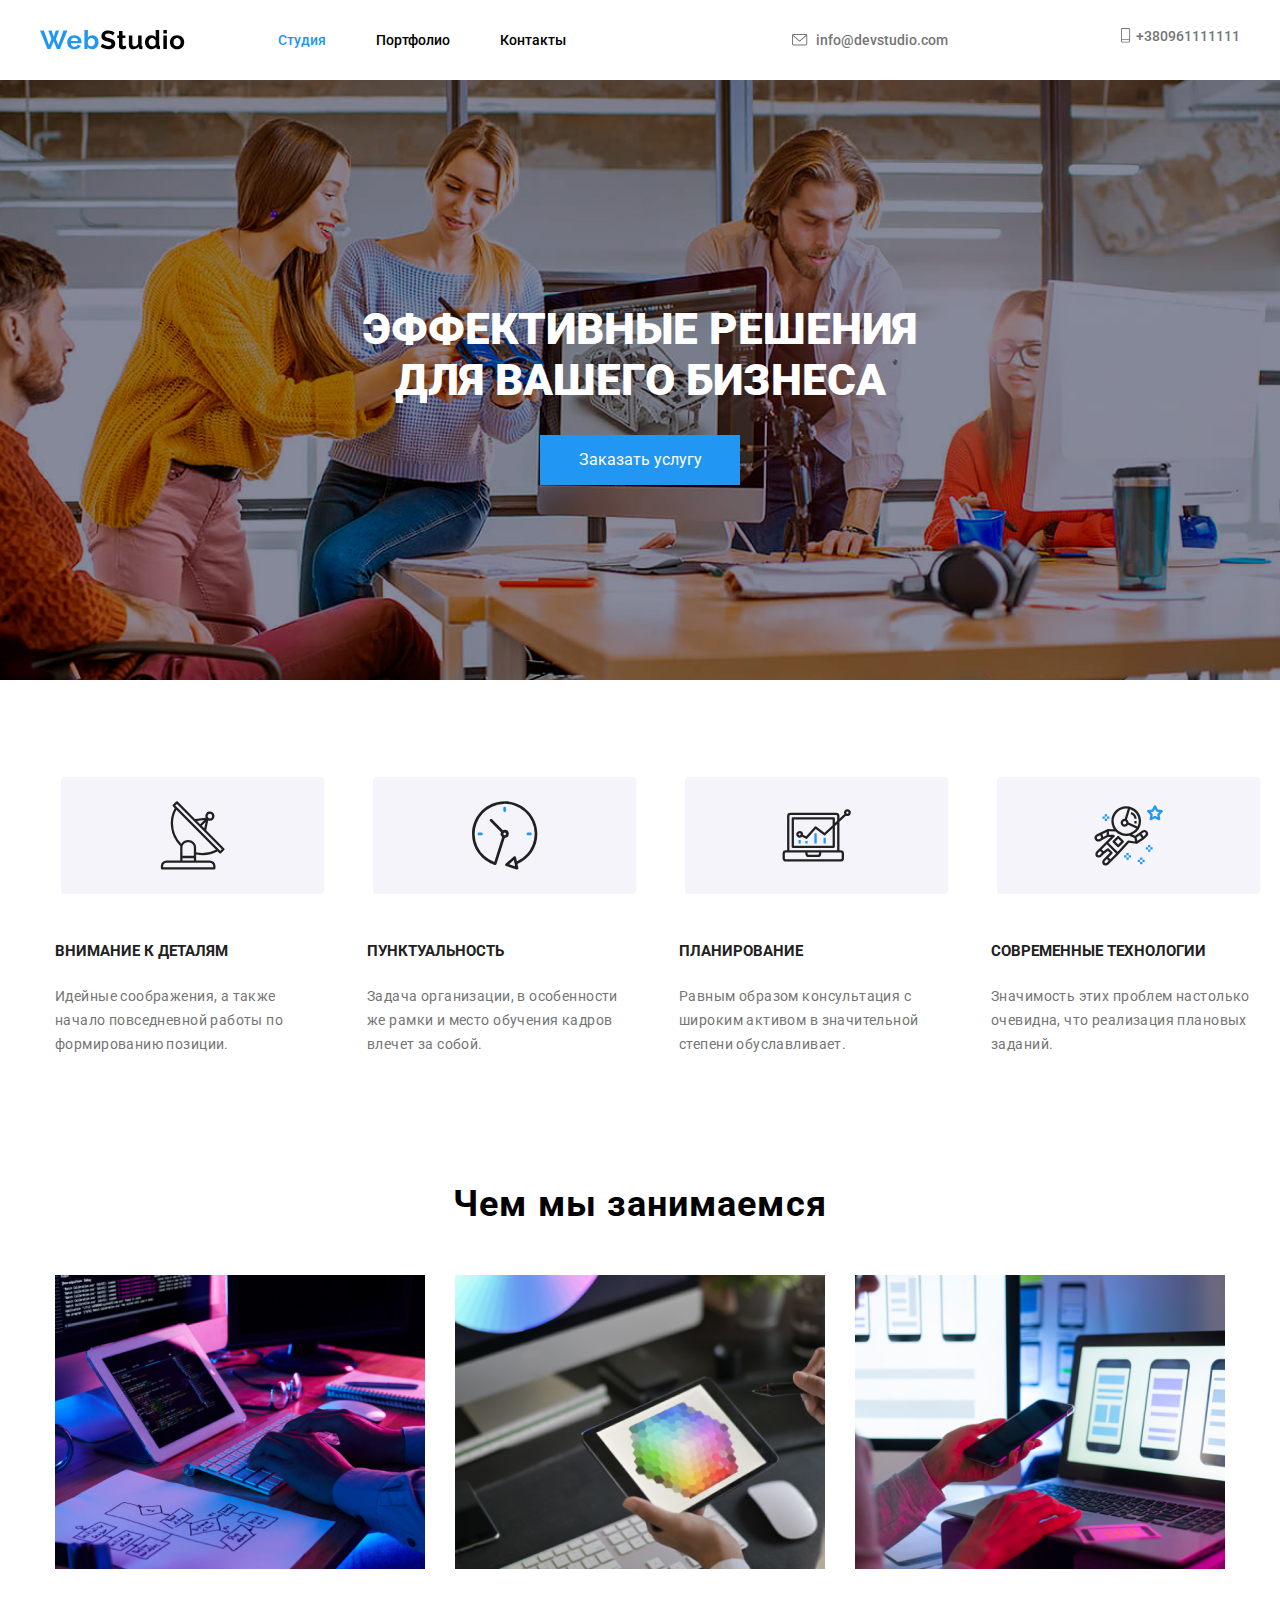
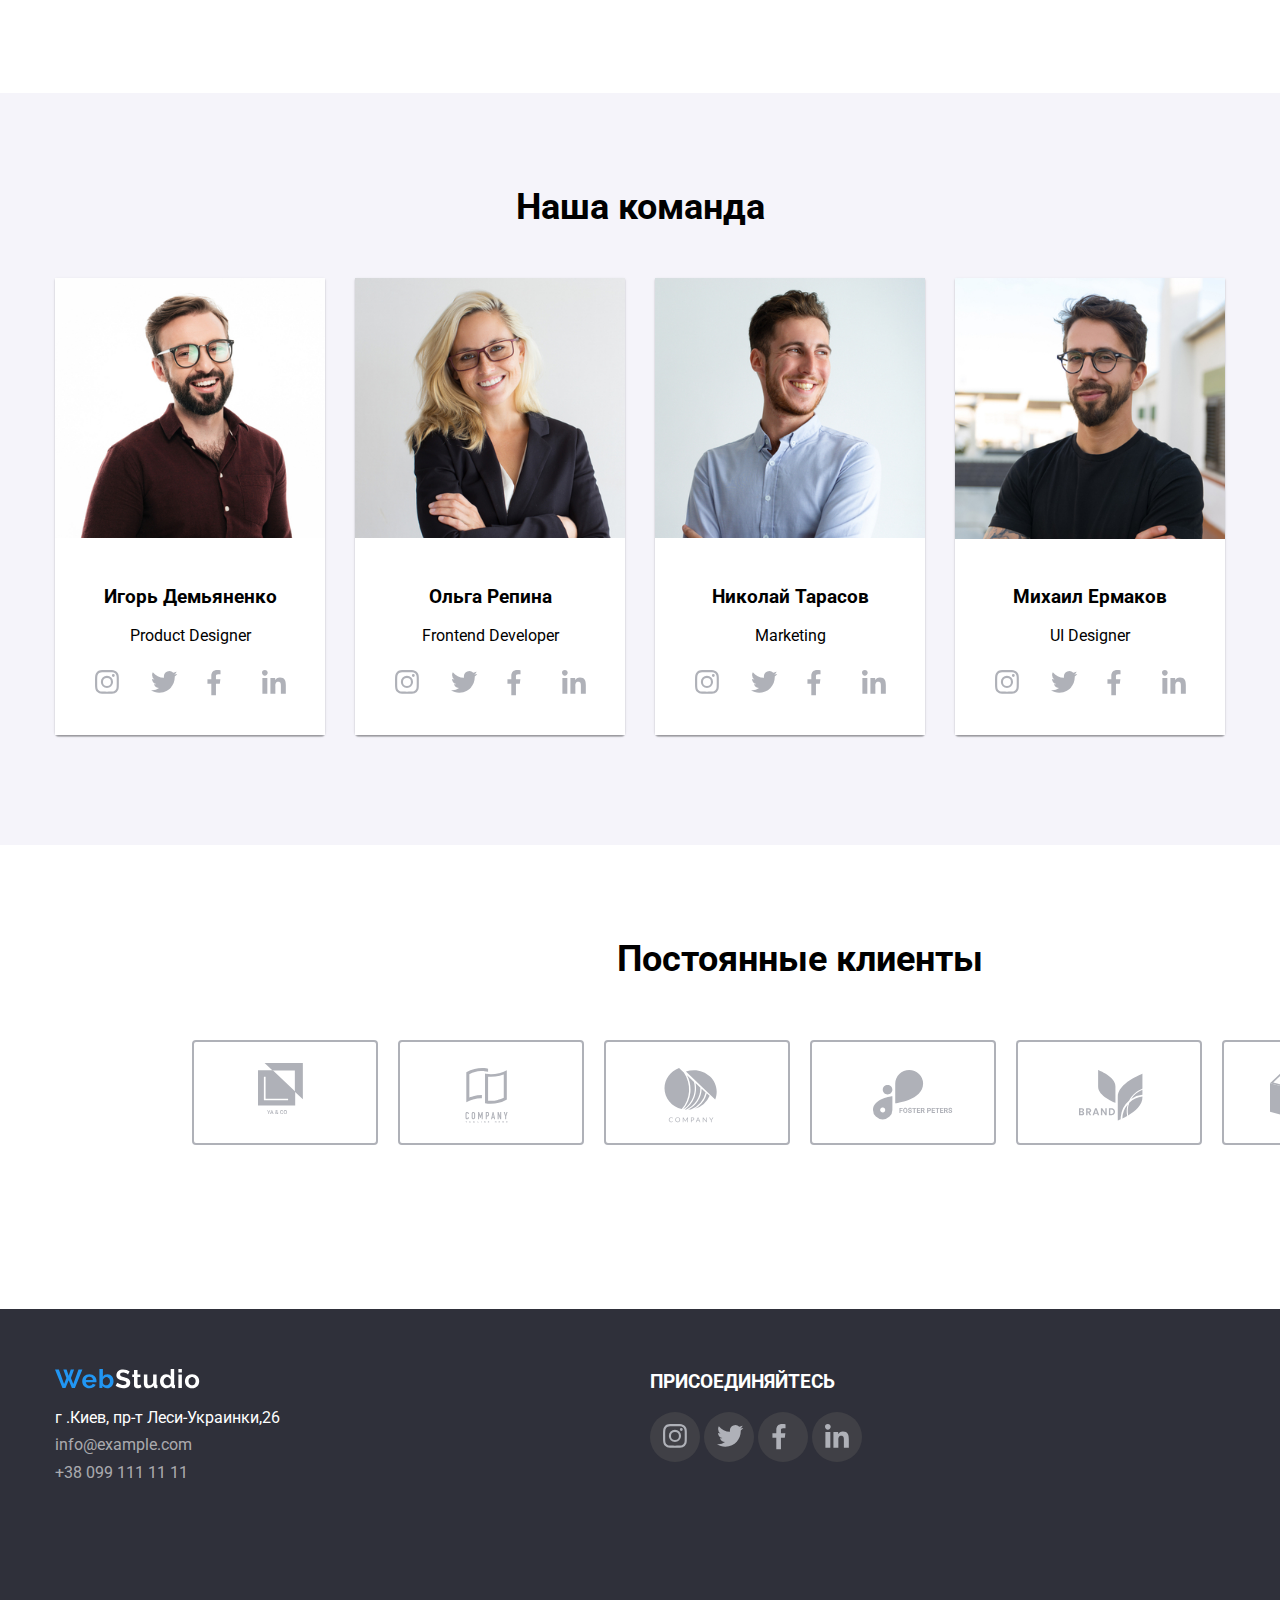
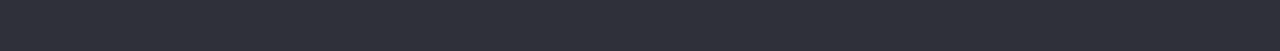
<file: index.html>
<!DOCTYPE html>
<html lang="en">
  <head>
    <meta charset="UTF-8" />

    <meta name="viewport" content="width=device-width, initial-scale=1.0" />
    <title>WebStudio</title>
    <link rel="preconnect" href="https://fonts.gstatic.com" />
    <link
      href="https://fonts.googleapis.com/css2?family=Raleway:wght@700&family=Roboto:wght@400;500;700;900&display=swap"
      rel="stylesheet"
    />
    <link rel="stylesheet" href="css/modern-normalize.css" />
    <link rel="stylesheet" href="css/varibales.css" />
    <link rel="stylesheet" href="css/style.css" />
  </head>
  <body>
    <header>
      <!--Container-->

      <div class="conte">
        <nav class="navh">
          <div>
            <a href="index.html" class="lOGO"> <img class="WSYy" src="css/aonj/WebStudio (1).svg" alt="logo"> </a>
            <ul class="nav-list">
              <li>
                <a href="#" class="Studia">Студия</a>
              </li>
              <li>
                <a href="./portfolio.html" class="black">Портфолио</a>
              </li>
              <li>
                <a href="#" class="black1">Контакты</a>
              </li>
            </ul>
          </div> 
            <svg class="konwert">
              <use href="./icons/symbol-defs.svg#icon-envelope-hover-5-1"></use>
            </svg>
        <a href="mailo:info@devstudio.com" class="Studiakontakt">info@devstudio.com</a> 
          <ul class="nav-st">
            <svg class="telefon">
              <use href="./icons/symbol-defs.svg#icon-Vector-9-1"></use>
            </svg>
            <li class="left">
              <a href="tel:+380961111111" class="tel">+380961111111</a>
            </li>
          </ul>
        </nav>
      </div>
    </header>
    <main>
      <section class="sekcia">
        <!--Container2-->
        <div class="Cglown">
          <div class="rozm">
            <h1 title="Эффективные решения  для вашего бизнеса" class="glown">
              Эффективные решения <br/>
              для вашего бизнеса
            </h1>

            <button class="maiin">Заказать услугу</button>
          </div>
        </div>
      </section>

      <section>
        <!--Container3-->
        <div class="container">
          <ul class="job">
            <li>
          <button class="group">
           <svg class="group-icon">
           <use href="./icons/symbol-defs.svg#icon-Group-1-3"></use>
           </svg>
          </button>
              <h2 class="Robo">Внимание к деталям</h2>
              <p class="Soobr">
                Идейные соображения, а также начало повседневной работы по
                формированию позиции.
              </p>
            <li>
              <button class="group">
               <svg class="button-icon">
               <use href="./icons/symbol-defs.svg#icon-Group-2-2"></use>
               </svg>
              </button>
              <h2 class="Robo">Пунктуальность</h2>
              <p class="Soobr">
                Задача организации, в особенности же рамки и место обучения
                кадров влечет за собой.
              </p>
            </li>

            <li>
              <li>
                <button class="group">
                  <svg class="button-icon">
                  <use href="./icons/symbol-defs.svg#icon-Group-3-2"></use>
                  </svg>
                 </button>
              <h2 class="Robo">Планирование</h2>
              <p class="Soobr">
                Равным образом консультация с широким активом в значительной
                степени обуславливает.
              </p>
            </li>

            <li>
              <button class="group">
                <svg class="button-icon">
                <use href="./icons/symbol-defs.svg#icon-Group-4-2"></use>
                </svg>
               </button>
              <h2 class="Robo">Современные технологии</h2>
              <p class="Soobr">
                Значимость этих проблем настолько очевидна, что реализация
                плановых заданий.
              </p>
            </li>
          </ul>
        </div>
      </section>
      <section>
        <!--Conteiner4-->
        <div class="container">
          <h2 class="CON4">Чем мы занимаемся</h2>
          <ul class="blokkom">
            <li class="foto">
              <img src="css/aonj/1.png" alt="img" width="370"/>
            </li>
            <li class="foto">
              <img src="css/aonj/img1.png" alt="img" width="370" class="fmargin" />
            </li>
            <li class="foto">
              <img src="css/aonj/3.png" alt="img" width="370" class="fmargin" />
            </li>
          </ul>
        </div>

        <!--Contejner5-->
        <div class="komanda">
          <div class="container">
            <h2 class="kom">Наша команда</h2>
            <ul class="blok">
              <li class="card">
                <img src="css/aonj/Игорь.jpg" alt="img" width="270" />
                <div class="imie">
                  <h3 class="prof">Игорь Демьяненко</h3>
                  <p class="prof-nazw">Product Designer</p>
                  <div>
                    <ul>
                      <li class="rozpbos">
                      <button class="bigbos">
                        <svg class="bos">
                        <use class="fr" href="./icons/symbol-defs.svg#icon-instagram-2-1"></use>
                        </svg>
                       </button>
                        <button class="bigbos">
                        <svg class="bos">
                        <use class="fr" href="./icons/symbol-defs.svg#icon-twiter"></use>
                        </svg>
                       </button>
                        <button class="bigbos">
                        <svg class="bos">
                        <use class="fr" href="./icons/symbol-defs.svg#icon-facebook"></use>
                        </svg>
                       </button>
                       <button class="bigbos">
                        <svg class="bos">
                        <use class="fr" href="./icons/symbol-defs.svg#icon-linkedin-1-1"></use>
                        </svg>
                       </button>
                      </li>
                    </ul>
                  </div>
                </div>
              </li>

              <li class="card">
                <img src="css/aonj/Ольга.jpg" alt="img" width="270" />
                <div class="imie">
                  <h3 class="prof">Ольга Репина</h3>
                  <p class="prof-nazw">Frontend Developer</p>
                  <div>
              <ul>
                <li class="rozpbos">
                <button class="bigbos">
                  <svg class="bos">
                  <use class="fr" href="./icons/symbol-defs.svg#icon-instagram-2-1"></use>
                  </svg>
                 </button>
                  <button class="bigbos">
                  <svg class="bos">
                  <use class="fr" href="./icons/symbol-defs.svg#icon-twiter"></use>
                  </svg>
                 </button>
                  <button class="bigbos">
                  <svg class="bos">
                  <use class="fr" href="./icons/symbol-defs.svg#icon-facebook"></use>
                  </svg>
                 </button>
                 <button class="bigbos">
                  <svg class="bos">
                  <use class="fr" href="./icons/symbol-defs.svg#icon-linkedin-1-1"></use>
                  </svg>
                 </button>
                </li>
              </ul>
                </div>
                </div>
              </li>

              <li class="card">
                <img src="css/aonj/Николай1.jpg" alt="img" width="270" />
                <div class="imie">
                  <h3 class="prof">Николай Тарасов</h3>
                  <p class="prof-nazw">Marketing</p>
                  <div>
                    <ul>
                      <li class="rozpbos">
                      <button class="bigbos">
                        <svg class="bos">
                        <use class="fr" href="./icons/symbol-defs.svg#icon-instagram-2-1"></use>
                        </svg>
                       </button>
                        <button class="bigbos">
                        <svg class="bos">
                        <use class="fr" href="./icons/symbol-defs.svg#icon-twiter"></use>
                        </svg>
                       </button>
                        <button class="bigbos">
                        <svg class="bos">
                        <use class="fr" href="./icons/symbol-defs.svg#icon-facebook"></use>
                        </svg>
                       </button>
                       <button class="bigbos">
                        <svg class="bos">
                        <use class="fr" href="./icons/symbol-defs.svg#icon-linkedin-1-1"></use>
                        </svg>
                       </button>
                      </li>
                    </ul>
                      </div>
                </div>
              </li>

              <li class="card">
                <img src="css/aonj/Михаил.jpg" alt="img" width="270" />
                <div class="imie">
                  <h3 class="prof">Михаил Ермаков</h3>
                  <p class="prof-nazw">UI Designer</p>
                  <div>
                    <ul>
                      <li class="rozpbos">
                      <button class="bigbos">
                        <svg class="bos">
                        <use class="fr" href="./icons/symbol-defs.svg#icon-instagram-2-1"></use>
                        </svg>
                       </button>
                        <button class="bigbos">
                        <svg class="bos">
                        <use class="fr" href="./icons/symbol-defs.svg#icon-twiter"></use>
                        </svg>
                       </button>
                        <button class="bigbos">
                        <svg class="bos">
                        <use class="fr" href="./icons/symbol-defs.svg#icon-facebook"></use>
                        </svg>
                       </button>
                       <button class="bigbos">
                        <svg class="bos">
                        <use class="fr" href="./icons/symbol-defs.svg#icon-linkedin-1-1"></use>
                        </svg>
                       </button>
                      </li>
                    </ul>
                      </div>
                </div>
              </li>
            </ul>
          </div>
        </div>
      </section>
      <section class="wsw">
        <div class="pozicia">
        <h2 class="text">Постоянные клиенты</h2>
        <ul class="pozicialogo">
          <li class="pozicialogo">
          <button class="logo-1">
            <svg class="ddd">
            <use class="logo-color" href="./icons/symbol-defs.svg#icon-logo-1-1"></use>
            </svg>
           </button>
           <button class="logo-1">
            <svg class="ddd-2">
            <use class="logo-color" href="./icons/symbol-defs.svg#icon-logo-2-1"></use>
            </svg>
           </button>
           <button class="logo-1">
            <svg class="ddd-3">
            <use class="logo-color" href="./icons/symbol-defs.svg#icon-logo-3"></use>
            </svg>
           </button>
           <button class="logo-1">
            <svg class="ddd-4">
            <use class="logo-color" href="./icons/symbol-defs.svg#icon-logo-4-1"></use>
            </svg>
           </button>
           <button class="logo-1">
            <svg class="ddd-5">
            <use class="logo-color" href="./icons/symbol-defs.svg#icon-logo-5-1"></use>
            </svg>
           </button>
           <button class="logo-1">
            <svg class="ddd-6">
            <use class="logo-color" href="./icons/symbol-defs.svg#icon-logo-6"></use>
            </svg>
           </button>
          </li>
        </ul>
      </div>
      </section>
    </main>
    <footer class="footer">
      <!--Container6-->
      <div class="container">
        <a href="index.html" class="logo"> <img class="WSYy" src="css/aonj/logo 3.svg" alt="logo"> </a>
      <ul>
          <li class="Weby">
            <address class="adres">г .Киев, пр-т Леси-Украинки,26</address>
          </li>
          <li class="Weby">
            <a href="mailto:info@example.com" class="MT">info@example.com</a>
          </li>
          <li class="Weby">
            <a href="tel:+380991111111" class="MT">+38 099 111 11 11</a>
          </li>
        </ul>
        </div>
        <div class="aa">
        <h3 class="COL">ПРИСОЕДИНЯЙТЕСЬ</h3>
          <ul>
            <li>
          <button class="bigbosfut">
            <svg class="bos">
            <use class="fr" href="./icons/symbol-defs.svg#icon-instagram-2-1"></use>
            </svg>
           </button>
            <button class="bigbosfut">
            <svg class="bos">
            <use class="fr" href="./icons/symbol-defs.svg#icon-twiter"></use>
            </svg>
           </button>
            <button class="bigbosfut">
            <svg class="bos">
            <use class="fr" href="./icons/symbol-defs.svg#icon-facebook"></use>
            </svg>
           </button>
           <button class="bigbosfut">
            <svg class="bos">
            <use class="fr" href="./icons/symbol-defs.svg#icon-linkedin-1-1"></use>
            </svg>
           </button>
          </li>
          
        </ul>
      </div>
    </footer>
  </body>
</html>
</file>
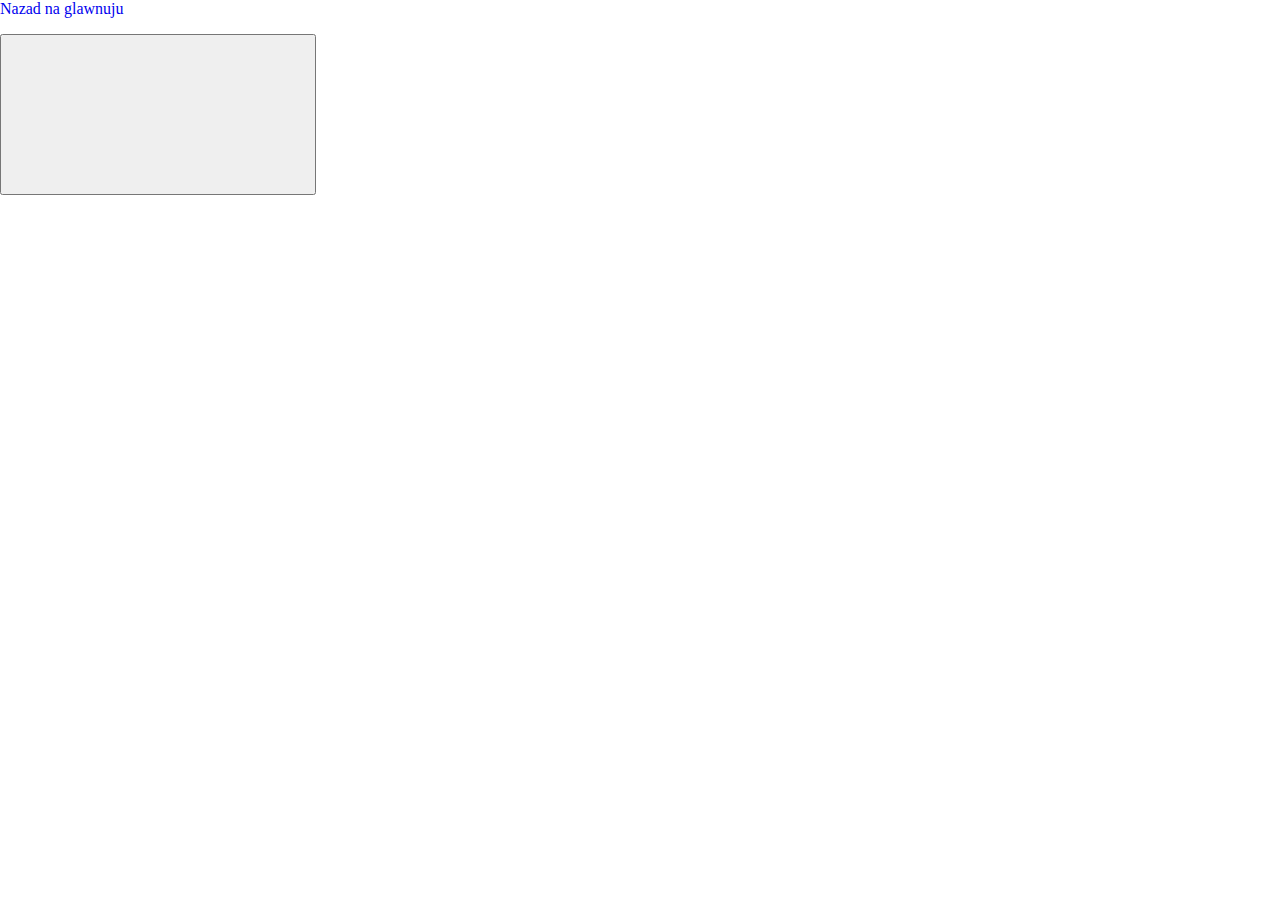
<file: icons.cvg.html>
<!DOCTYPE html>
<html lang="ru">
<head>
  <meta charset="UTF-8">
  <meta http-equiv="X-UA-Compatible" content="IE=edge">
  <meta name="viewport" content="width=device-width, initial-scale=1.0">
  <title>icons.svg.html</title>
  <link rel="stylesheet" href="css/modern-normalize.css" />
  <link rel="stylesheet" href="css/varibales.css" />
  <link rel="stylesheet" href="css/style.css" />
</head>
<body>
  <a href="/index.html">Nazad na glawnuju</a>

  <ul>
    <li>
       <button>
         <svg>
           <use href="./icons/symbol-defs.svg#"></use>
         </svg>
       </button>
    </li>
  <li>
  </li>
  <li></li>
  </ul>



</body>
</html>
</file>
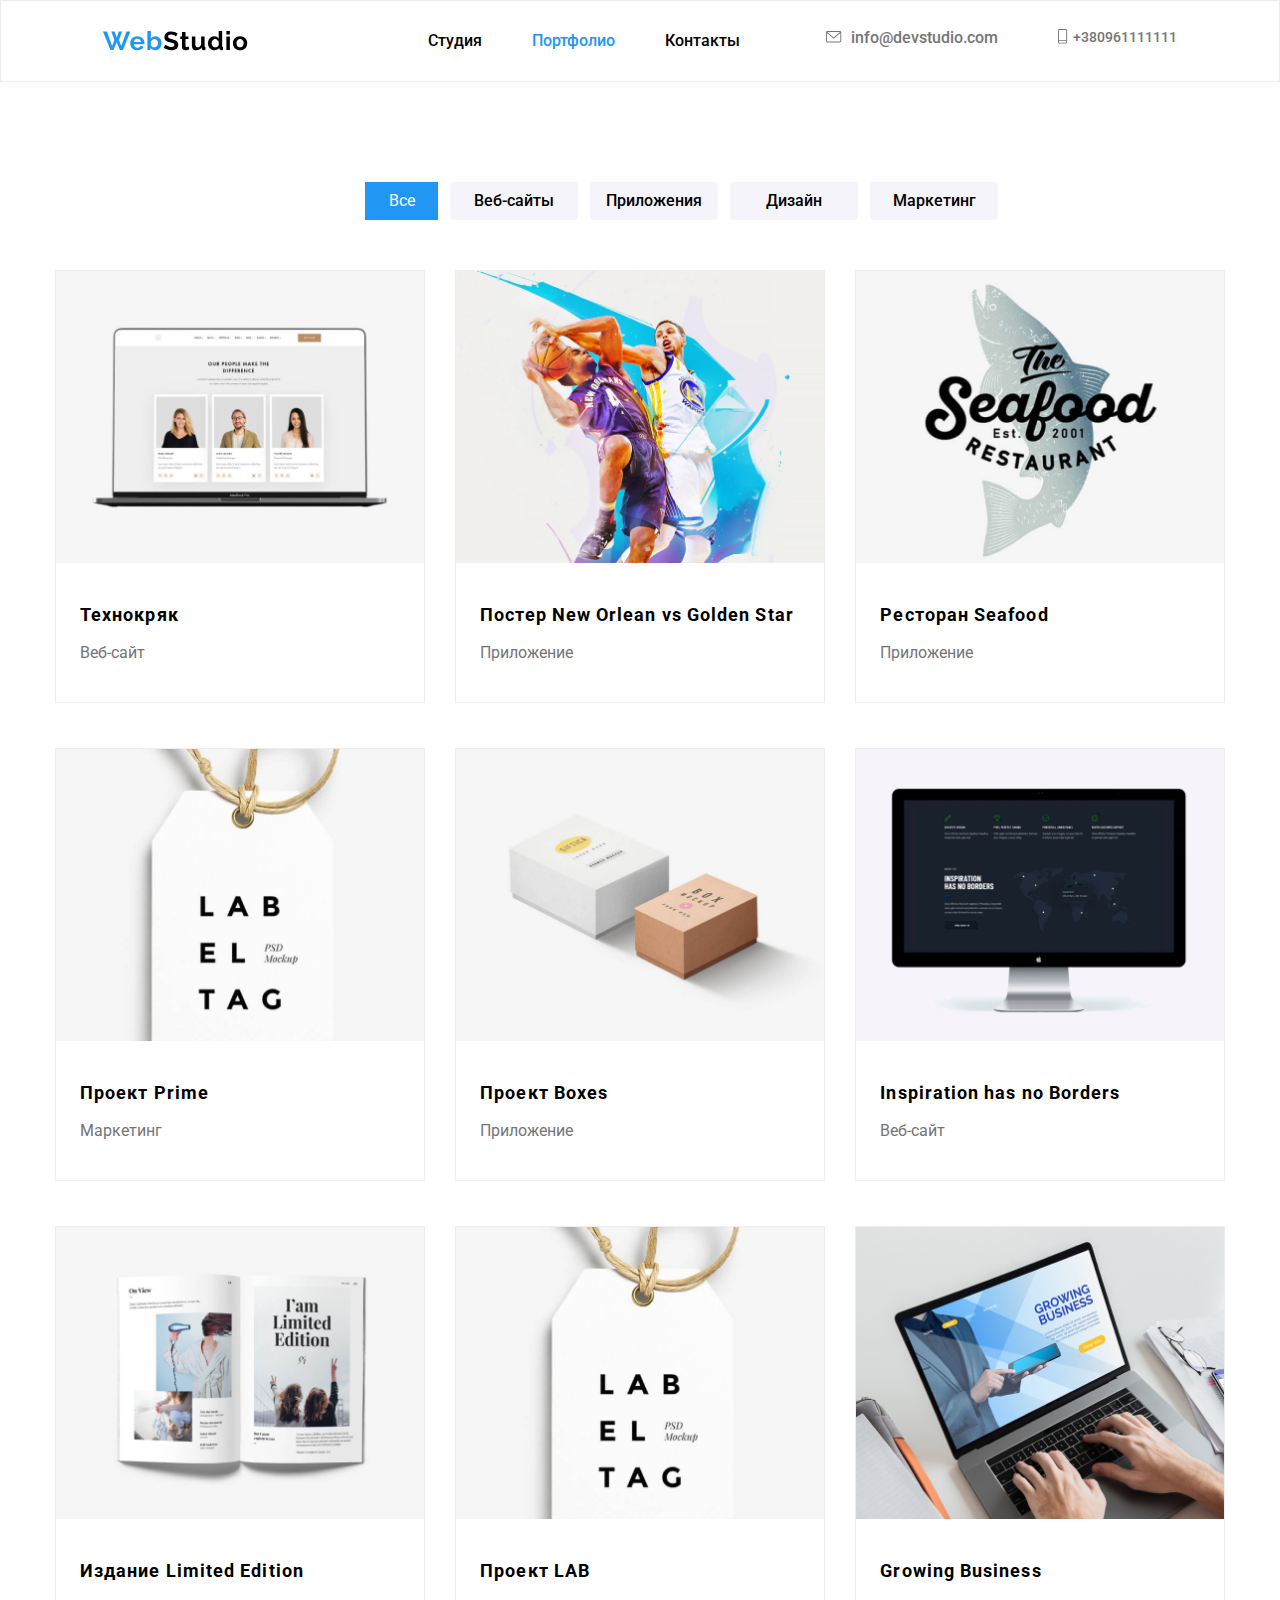
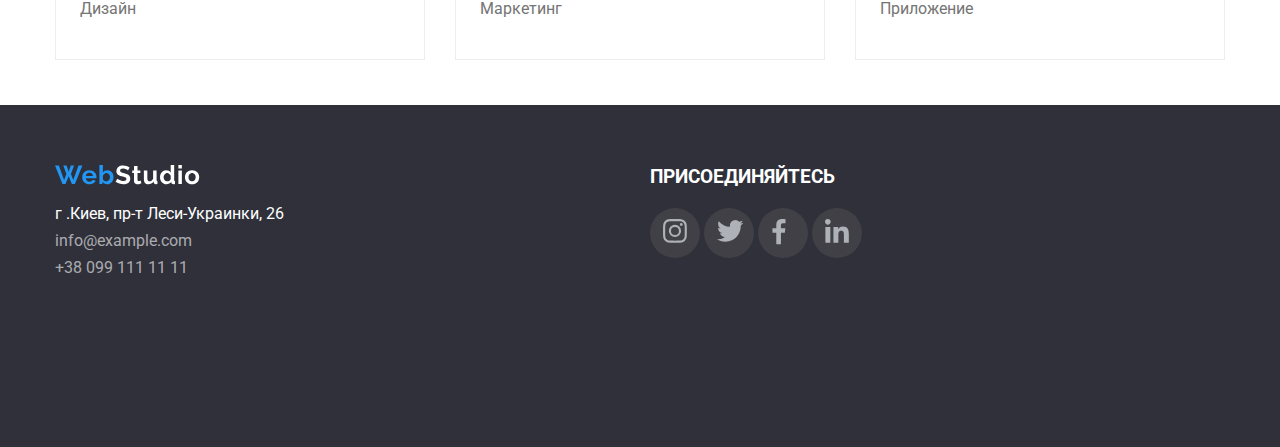
<file: portfolio.html>
<!DOCTYPE html>
<html lang="en">
<head>
    <meta charset="UTF-8">
    <meta http-equiv="X-UA-Compatible" content="IE=edge">
    <meta name="viewport" content="width=device-width, initial-scale=1.0">
    <title>portfolio</title>
    <link rel="stylesheet" href="css/modern-normalize.css">
    <link rel="stylesheet" href="css/style.css">
    <link rel="stylesheet" href="css/varibales.css">
    <link rel="preconnect" href="https://fonts.gstatic.com">
    <link href="https://fonts.googleapis.com/css2?family=Raleway:wght@700&family=Roboto:wght@400;500;700;900&display=swap" rel="stylesheet">
</head>
<body>
    <header>
        <!--Container 10-->
        <div class="cont">
        <nav class="navhport">
            <a href="index.html" class="lleft"> <img src="css/aonj/WebStudio (1).svg" alt="logo"> </a>
    
            

                <ul class="navlistpoftfolio"> 
                    <li>
                        <a href="#" class="Studiaportfolio">Студия </a>
                    </li>
                    <li>
                        <a href="./portfolio.html" class="blackportfolio">Портфолио</a>
                    </li>
                    <li>
                        <a href="#" class="black1">Контакты</a>
                    </li>
                </ul>
                <ul class="nav-st-portfolio">
                    <svg class="konwert1">
                        <use href="./icons/symbol-defs.svg#icon-envelope-hover-5-1"></use>
                    </svg>

                    <li>
                        <a href="mailo:info@devstudio.com" class="Studiakolor">info@devstudio.com</a>
                    </li>
                    <svg class="telefon">
                        <use href="./icons/symbol-defs.svg#icon-Vector-9-1"></use>
                      </svg>
                    <li class="left">
                        <a href="tel:+380961111111" class="tel">+380961111111</a>
                    </li>
                </ul>
    
        </nav>
    </div>
    </header>
    <main>
     <section class="knopki" >
    <h4 class="knlnopka">
      
        
        <button class="glknopka">Все</button>
        <button class="knopka">Веб-сайты</button>
        <button class="knopka">Приложения</button>
        <button class="knopka">Дизайн</button>
        <button class="knopka">Маркетинг</button>
    </h4>
    
    </section>
    <!--Container3-->
        <section class="df">
    
     
            <ul class="blok-portfolio">
                <li class="card-pf">
                    <img src="css/aonj/технокряк.png" alt="img"  width="100%">
                     <div class="blok-clor-imie">
                    <h3 class="glzag">Технокряк</h3>
                    <p class="glzagbukw">Веб-сайт</p>
                    </div>
                </li>
                <li class="card-pf">
                   <img src="css/aonj/Постерnew.png" alt="img"  width="100%">
                    <div class="blok-clor-imie">
                    <h3 class="glzag">Постер New Orlean vs Golden Star</h3>
                    <p class="glzagbukw">Приложение</p>
                   </div>
                </li>
               <li class="card-pf">
                    <img src="css/aonj/ресторан.png" alt="img"  width="100%">
                    <div class="blok-clor-imie">
                    <h3 class="glzag">Ресторан Seafood</h3>
                    <p class="glzagbukw">Приложение</p>
                     </div>
                </li>
            </ul>    

            <Section class="df"> 
             <ul class="blok-portfolio">
                 <li class="card-pf">
                    <img src="css/aonj/маркетинг.png" alt="img"  width="100%">
                    <div class="blok-clor-imie">
                    <h3 class="glzag">Проект Prime</h3>
                    <p class="glzagbukw">Маркетинг</p>
                    </div>
                 </li>
             <li class="card-pf">
                
                    <img src="css/aonj/проектBoxes.png" alt="img"  width="100%">
                    <div class="blok-clor-imie">
                    <h3 class="glzag">Проект Boxes</h3>
                    <p class="glzagbukw">Приложение</p>
                    </div>

                </li>

                <li class="card-pf">
                    <img src="css/aonj/вебсайтhas.png" alt="img"  width="100%">
                    <div class="blok-clor-imie">
                    <h3 class="glzag">Inspiration has no Borders</h3>
                    <p class="glzagbukw">Веб-сайт</p>
                </div>
                </li>
            </ul>
            </Section>
            <section class="df"> 
             <ul class="blok-portfolio">
                <li class="card-pf">
                    <img src="css/aonj/Издание.png" alt="img"  width="100%">
                <div class="blok-clor-imie">
                    <h3 class="glzag">Издание Limited Edition</h3>
                    <p class="glzagbukw">Дизайн</p>
                </div>
                </li>
                <li class="card-pf">
                    <img src="css/aonj/маркетинг.png" alt="img"  width="100%">
                <div class="blok-clor-imie">
                    <h3 class="glzag">Проект LAB</h3>
                    <p class="glzagbukw">Маркетинг</p>
                </div>
                </li>
                <li class="card-pf">
                    <img src="css/aonj/ПриложениеB.png" alt="img"  width="100%">
                <div class="blok-clor-imie">
                    <h3 class="glzag">Growing Business</h3>
                    <p class="glzagbukw">Приложение</p>
                </div>
                </li>
             </ul>
            </Section>  
        </section>
    </main>
    <footer class="footer">
    <div class="Container6">
        <div class="container">
            <a href="index.html" class="logo"> <img class="WSYy" src="css/aonj/logo 3.svg" alt="logo"> </a>
            <ul>
              <li class="Weby">
                <address class="adres">г .Киев, пр-т Леси-Украинки, 26</address>
              </li>
              <li class="Weby">
                <a href="mailto:info@example.com" class="MT">info@example.com</a>
              </li>
              <li class="Weby">
                <a href="tel:+380991111111" class="MT">+38 099 111 11 11</a>
              </li>
            </ul>
          </div>
          <div class="aa">
            <h3 class="COL">ПРИСОЕДИНЯЙТЕСЬ</h3>
              <ul>
                <li>
              <button class="bigbosfut">
                <svg class="bos">
                <use class="fr" href="./icons/symbol-defs.svg#icon-instagram-2-1"></use>
                </svg>
               </button>
                <button class="bigbosfut">
                <svg class="bos">
                <use class="fr" href="./icons/symbol-defs.svg#icon-twiter"></use>
                </svg>
               </button>
                <button class="bigbosfut">
                <svg class="bos">
                <use class="fr" href="./icons/symbol-defs.svg#icon-facebook"></use>
                </svg>
               </button>
               <button class="bigbosfut">
                <svg class="bos">
                <use class="fr" href="./icons/symbol-defs.svg#icon-linkedin-1-1"></use>
                </svg>
               </button>
              </li>
              
            </ul>
          </div>
    </footer>
    
</body>
</html>
</file>
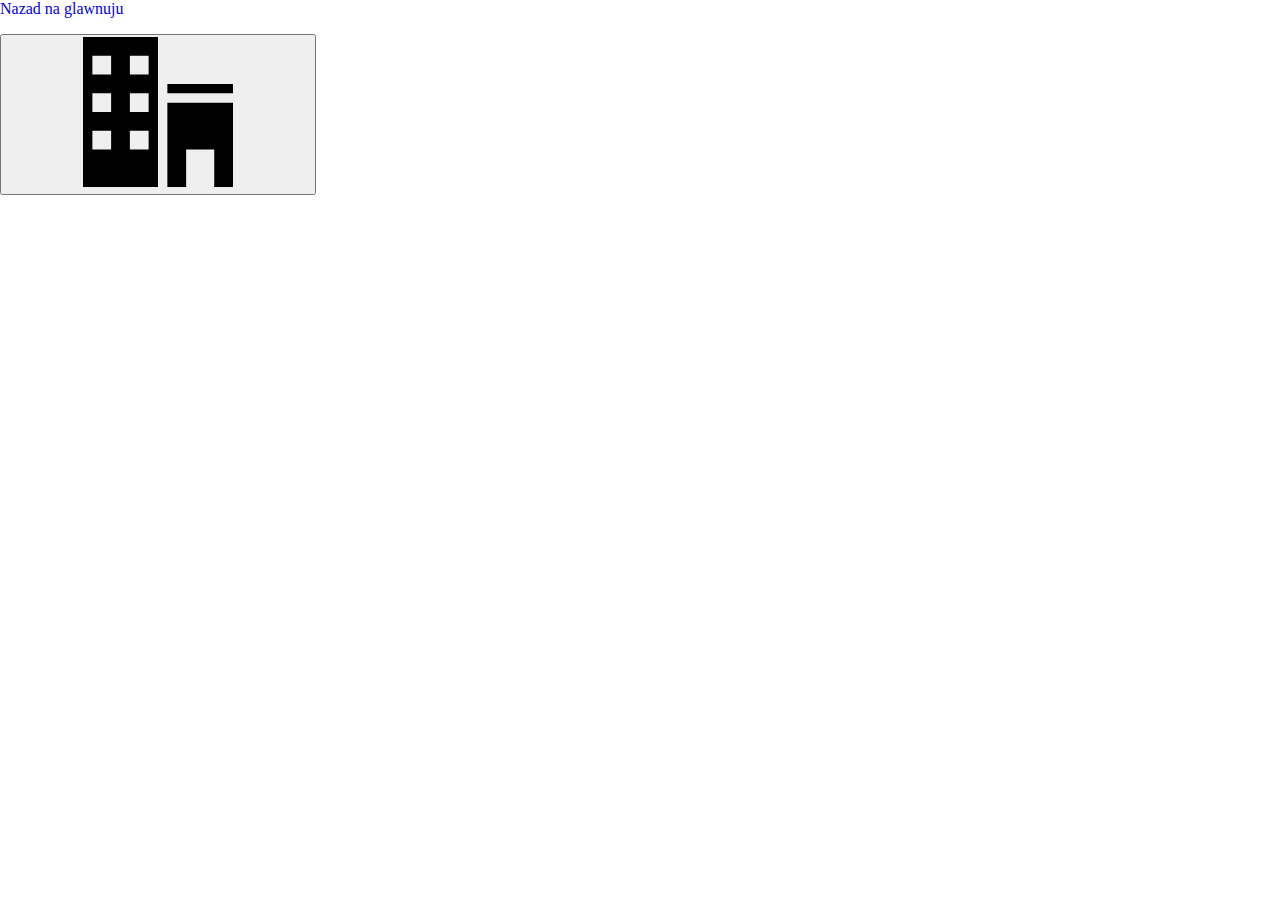
<file: sprite.html>
<!DOCTYPE html>
<html lang="ru">
<head>
  <meta charset="UTF-8">
  <meta http-equiv="X-UA-Compatible" content="IE=edge">
  <meta name="viewport" content="width=device-width, initial-scale=1.0">
  <title>SVG-SPRIYTE</title>
  <link rel="stylesheet" href="css/modern-normalize.css" />
  <link rel="stylesheet" href="css/varibales.css" />
  <link rel="stylesheet" href="css/style.css" />
</head>
<body>
  <a href="/index.html">Nazad na glawnuju</a>

  <ul>
    <li>
       <button class="button">
         <svg class="button-icon">
           <use href="./svg/symbol-defs.svg#icon-office"></use>
         </svg>
       </button>
    </li>
  <li>
  </li>
  <li></li>
  </ul>



</body>
</html>
</file>
<file: css/varibales.css>
:root{
    --white-text: #FFFFFF;
    --blue-text: #2196F3;
    --grey-text:#757575;
   }
</file>
<file: css/style.css>
header,
section,
footer{
    overflow-x: hidden;

}

  ul {
    padding-left: 0;
  }
  li {
    list-style-type: none;
  }
  
  a {
    text-decoration: none;
  }
  
  .navh,
  .navhport,
  .nav-list,
  .navlistpoftfolio,
  .nav-st,
  .nav-st-portfolio {
    display: flex;
  }
  
  .navh,
  .navh div,
  .navhport {
    display: flex;
    justify-content: space-between;
    align-items: center;
    overflow-x: visible;
    
  }
  
  .navlistpoftfolio{
   margin-left: 93px;
  }


  .navh {
    width: 100%;
    height: 80px;

  }

  .nav-list,
  .left{
   font-size: 14px;
  }


  .navhport{
    
    height: 80px;
    width: 100%;
    
  }

  .nav-st-portfolio{
    margin: 0 auto;
  }
  
  .heder a {
    color: #ffffff;
  }
  
  .maiin {
    background: #2196f3;
    color: #ffffff;
    width: 200px;
    height: 50px;
    border: none;
  }
  
  .but2 {
    background: #f5f4fa;
  }
  
  .color {
    color: #ffffff;
  }
  .Web {
    font-family: Raleway;
    color: #2196f3;
    font-weight: 700;
    margin-left: 215px;
    margin-right: 93px;
    text-decoration: none;
  }
  
  .Studoi {
    font-family: Raleway;
    color: black;
    font-weight: 700;
  }
  .Studoii {
    color: white;
    font-weight: 700;
  }
  
  .Studia {
    color: #2196f3;
    font-weight: 500;
    text-decoration: none;
    margin-right: 50px;
  }
  
  .Studiaportfolio{
    color: black;
    font-weight: 500;
    text-decoration: none;
    margin-right: 50px;
  }

  .Studiakolor{
    font-weight: 500;
    text-decoration: none;
    margin-right: 50px;
    top:  32px;
    color: #757575;
  }

  .Studiakolor:hover{
   color: #2196F3;
  }
  .Studiakontakt
  {
    color: #757575;
    font-weight: 500;
    text-decoration: none;
    margin-right: 50px;
    top:  32px;
    font-size: 14px;
  }
  
   .Studiakontakt:hover{
    color: #2196F3;
   }

  .footer {
    background-color: #2f303a;
  }
  .komanda {
    background-color: #f5f4fa;
    padding-bottom: 94px;
  }
  
  .blok,
  .blokkom {
    display: flex;
    justify-content: space-between;
  }
  .blok{
      
      margin-top: 50px;
  }


  .job {
    display: flex;
    justify-content: space-between;
    margin-top: 94px;

  }
  
  .Robo {
    font-family: Roboto;
    font-weight: 700;
    color: #212121;
    width: 270px;
    padding-bottom: 10px;
    font-family: Roboto;
    font-style: normal;
    font-size: 15px;
   text-transform: uppercase;


  }
  .Soobr {
    font-family: Roboto;
    font-weight: 400;
    color: #757575;
    size: 14px;
    font-style: normal;
    font-weight: normal;
    width: 270px;
    height: 75px;
    font-size: 14px;
    line-height: 24px;
    position: relative;
    letter-spacing: 0.03em;
    }
  
  .glown {
    font-family: Roboto;
    font-weight: 900;
    color: white;
    margin-bottom: 30px;
    font-size: 44px;
    text-transform: uppercase;
    border-radius: 0px;
    text-align: center;
  }
  
  body {
    font-family: "roboto";
    overflow-x: hidden;
  }
  
  .Studiaa {
    font-weight: 500;
    color: black;
     
  }
  .black {
    font-weight: 500;
    color: black;
    margin-right: 50px;
    text-decoration: none;
    font-size: 14px;
  }
   .blackportfolio{
    font-weight: 500;
    color: #2196F3;
    margin-right: 50px;
    text-decoration: none;
   }



  .black1 {
    font-weight: 500;
    color: black;
    text-decoration: none;
  }
  
  .tel {
    color: #757575;
    font-family: Roboto;
    font-weight: 500;
    text-decoration: none;
  }
  
  .adres {
    font-weight: 400;
    color: #ffffff;
    margin-top: 20px;
    margin-bottom: 9px;
    font-family: Roboto;
    font-style: normal;
    font-weight: normal;
  }
  
  .MT {
    color: rgba(255, 255, 255, 0.6);
    text-decoration: none;
  }
  
  .MT1 {
    color: #757575;
    font-weight: 500;
  }
  
  .navgla {
    height: 80px;
    margin-bottom: 25px;
    display: flexbox;
    padding-left: 0px;
  }
  
  .navglaa {
    height: 80px;
    margin-bottom: 25px;
    display: flex;
    padding-left: 0px;
    border-bottom: 1px solid #ececec;
  }
  .Cglown {
    max-width: 1600px;
    min-height: 480px;
    margin-left: auto;
    margin-right: auto;
    background-image: url(./aonj/Img.jpg);
    background-repeat: no-repeat;
    background-position: center;
    text-transform: uppercase;
    background-size: cover;
    height: 600px;

  }
  
  .Robota {
    height: 400px;
    justify-content: space-between;
    align-items: center;
    display: flex;
  }
  
  .fotorab {
    height: 357px;
    justify-content: space-between;
    align-items: center;
    margin-right: 250px;
  }
  
  .CWQfoter {
    height: 648px;
  }
  
  .CON4 {
    font-weight: 700;
    text-align: center;
    margin-top: 94px;
    margin-bottom: 50px;
    font-family: Roboto;
    font-size: 36px;
    font-style: normal;
    line-height: 42px;
    letter-spacing: 0.03em;


  }
  
  .kom {
    font-weight: 700;
    font-size: 36px;
    padding-top: 94px;
    text-align: center;
    font-family: Roboto;

  }
  
  .Container6 {
  
    background: #2f303a;
  }
  
  .Weby {
    font-weight: 400;
    margin-bottom: 9px;
  }
  .Webst {
    margin-top: 150px;
    color: #2196f3;
    text-decoration: none;
  }
  
  img {
    display: block;
  }
  
  .imie {
    background-color: white;
    padding: 30px;
  }
  
  .WQ {
    padding-left: 215px;
    padding-bottom: 10px;
    padding-top: 60px;
  }
  
  .Container10 {
    height: 80px;
    margin-bottom: 25px;
    display: flex;
    align-items: center;
    display: inline-block;
    justify-content: space-between;
  }
  
  .nav-portfolio {
    padding-top: 25px;
  }
  
  .nav-flex {
    display: flex;
  }
  .nav-adres {
    display: flex;
  }
  .WEBSRT {
    font-size: 700;
    font-family: Raleway;
    font-size: 26px;
    font-weight: 700;
    color: #2196f3;
  }
  
  .knopka {
    background-color: #f5f4fa;
    color: black;
    height: 38px;
    width: 128px;
    left: 576px;
    top: 174px;
    margin-right: 8px;
    border: none;
    border-radius: 4px;
    font-size: 16px;
    font-family: Roboto;
    font-weight: 500;
  }

  .knopka:hover{
    box-shadow: 0px 3px 1px rgba(0, 0, 0, 0.1), 0px 1px 2px rgba(0, 0, 0, 0.08), 0px 2px 2px rgba(0, 0, 0, 0.12);
    border-radius: 4px;
  }
  
  .glknopka {
    background: #2196f3;
    color: #ffffff;
    margin-left: 517px;
    height: 38px;
    width: 73px;
    left: 495px;
    top: 174px;
    margin-left: 350px;
    margin-right: 8px;
    margin-top: 100px;
    margin-bottom: 50px;
    border: none;
  }
  .glknopka:hover{
    box-shadow: 0px 3px 1px rgba(0, 0, 0, 0.1), 0px 1px 2px rgba(0, 0, 0, 0.08), 0px 2px 2px rgba(0, 0, 0, 0.12);
    border-radius: 4px;
  }
  .blok-portfolio {
    display: flex;
    flex-wrap: wrap;
    justify-content: space-between;
    margin:  auto;
    width: 1200px;
    box-sizing: border-box;
    padding: 0px 15px 15px 15px;
  }
  
  .card-pf {
    box-sizing: border-box;
    border: 1px solid #eee;
    margin-bottom: 30px;
    width: calc(33.3% - 20px);
    background: #FFFFFF;
    border: 1px solid #EEEEEE;
  }

  .card-pf:hover{
    background: #FFFFFF;
    border: 1px solid #EEEEEE;
    box-shadow: 0px 1px 1px rgba(0, 0, 0, 0.12), 0px 4px 4px rgba(0, 0, 0, 0.06), 1px 4px 6px rgba(0, 0, 0, 0.16);
  }


   .card{
  box-shadow: 0px 1px 3px rgba(0, 0, 0, 0.12), 0px 1px 1px rgba(0, 0, 0, 0.14), 0px 2px 1px rgba(0, 0, 0, 0.2);
  border-radius: 0px 0px 4px 4px
  }

   .card:hover{
    box-shadow: 0px 1px 3px rgba(0, 0, 0, 0.12), 0px 1px 1px rgba(0, 0, 0, 0.14), 0px 2px 1px rgba(0, 0, 0, 0.2);
    border-radius: 0px 0px 4px 4px
   }

  .blok-clor-imie {
    background-color: white;
    padding: 24px;
    margin: 0 auto;
    width: auto;

  }
  
  .glzag {
    font-family: Roboto;
    font-size: 18px;
    font-style: normal;
    font-weight: 700;
    letter-spacing: 0.06em;

    
  }
  
  .glzagbukw {
    width: auto;
    color: #757575;
  }
  
  .prof{
    text-align: center;
  }
  .prof-nazw {
    background-color: white;
    text-align: center;
  }
  
  .WSY {
    font-family: Raleway;
    text-align: left;
    font-size: 26px;
    font-weight: 400;
    line-height: 36px;
    text-decoration: none;
  }
  
  .WSYy {
    font-family: Raleway;
    line-height: 31px;
    text-align: left;
    font-size: 26px;
    font-weight: 400;
    line-height: 36px;
    text-decoration: none;
    margin-right: 93px;
  }
  
  .df {
    display: flex;
    flex-wrap: wrap;
    background-color: #ffffff;
    margin: 0 auto;
    
  }
  
  .rozm {
    width: 100%;
    height: 100%;
    display: flex;
    flex-direction: column;
    align-items: center;
    justify-content: center;
  }
  
  .container {
    width: 1200px;
    margin: 0 auto;
    padding: 0 15px;
    box-sizing: border-box;

  }
   .conte{
    width: 1200px;
    margin-left: auto;
    margin-right: auto;
    box-sizing: border-box;
    height: 80px;
    margin: 0 auto;
}
  .cont{
    border: 1px solid #ECECEC;
    margin: 0 auto;
    width: 100%;
    padding: 0 15px;
  }

  
  footer {
    padding: 60px 0;
  }
  footer ul {
    margin: 0;
  }

  .lOGO{ 
  margin: auto;
  display: flex;
  justify-content: center;
  }
  
  .fmargin{
      margin-left: 30px;
  }

  .foto{
      margin-bottom: 94px;
  }

  .knlnopka{
    width: 1300px;
    margin: 0 auto;
    padding: 0 15px;
    box-sizing: border-box;
  }
  
  .lleft{
    justify-content: center;
    margin: auto ;
    display: block;
  }
  
  
  
 

 /*socseci*/

 .rozpbos{
  display: flex;
  justify-content: space-between;
 }


 .bigbos{
  border: none;
  width: 43px;
  height: 43px;
  border-radius: 43px;
  background-color: white;
 }

.bigbos:hover{
  background-color: #2196F3;
}

 .bos{
  width: 32px;
  height: 32px;
  position: relative;
  top: 5px;
  left: 4px;
  right: 0px;
  bottom: 0px;
}
  
}

 .fr{
 background: #AFB1B8;
 position: relative;
  top: 5px;
  left: 5px;
  right: 0px;
  bottom: 0px;
}

  /*group*/

  .group{
    border: none;
    background-color: white;
  }

  /*coscecifoter*/

  .bigbosfut{
  border: none;
  width: 50px;
  height: 50px;
  border-radius: 55px;
  background-color: #404046;
  }
  
 .bigbosfut:hover{
  background-color: #2196F3;
 }

 .COL{
   color: white;
   Font: Roboto;
   Weight:700;
 }

 /*Постоянные клиенты*/

.wsw{
  width: 1600px;
  height: 370px;
  margin: 0 auto;
  overflow-x: visible;

}
 .pozicia{
  box-sizing: border-box;
  justify-content: space-between;
   margin: 94px;
   overflow-x: visible;
 }

 .pozicialogo{
  display: flex;
  justify-content: space-between;
  margin: 0 auto;
 }

 .text{
  font-family:Roboto;
  font-size: 36px;
  font-style: normal;
  text-align: center;
  margin-bottom: 60px;
 }

 .logo-1{
  margin: 0 10px;
  background-color: white;
  border: 2px solid #AFB1B8;
  border-radius: 4px;
 }

.logo-1:hover{
  border: 2px solid #2196F3;

}


  .logo-color{
  fill: #AFB1B8;
  }

  .logo-color:hover{
   fill:  #2196F3;

  }
  .ddd{
    Width: 170px;
    height: 94px;
    position: relative;
    top: 20px;
    left: 20px;
    right: 0px;
    bottom: 2px;
  }

 .ddd-2{
  Width: 170px;
  height: 65px;
  position: relative;
  top: 10px;
  left: 7px;
  right: 0px;
  bottom: 0px;
}
  .ddd-3{
    Width: 170px;
    height: 65px;
    position: relative;
    top: 10px;
    left: 0x;
    right: 0px;
    bottom: 0px;
  }

  .ddd-4{
    Width: 170px;
    height: 60px;
    position: relative;
    top: 10px;
    left: 0px;
    right: 0px;
    bottom: 10px;
  }
  .ddd-5{
    Width: 170px;
    height: 60px;
    position: relative;
    top: 10px;
    left: 0px;
    right: 0px;
    bottom: 0px;
  }

.ddd-6{
  Width: 170px;
  height: 60px;
  position: relative;
  top: 10px;
  left: -15px;
  right: 0px;
  bottom: 0px;
}

.aa{
position: relative;
top: -129px;
bottom: 0px;
left: 650px;
right: 0 px;
}

.konwert{
height: 25px;
width: 25px;
position: relative;
top: 6px;
bottom: 0px;
range: 0px;
left: 113px;
fill: #757575;
}

.konwert1{
height: 25px;
width: 25px;
position: relative;
top: 2px;
bottom: 0px;
range: 0px;
left: 0px;
fill: #757575;
}

.konwert:hover{
fill: #2196F3;
}

.konwert1:hover{
  fill: #2196F3;
}


.telefon{
height: 25px;
width: 25px;
position: relative;
top: 0px;
bottom: 0px;
range: 0px;
left: 10px;
fill: #757575;
}


.telefon:hover{
  fill: #2196F3;
}
</file>
